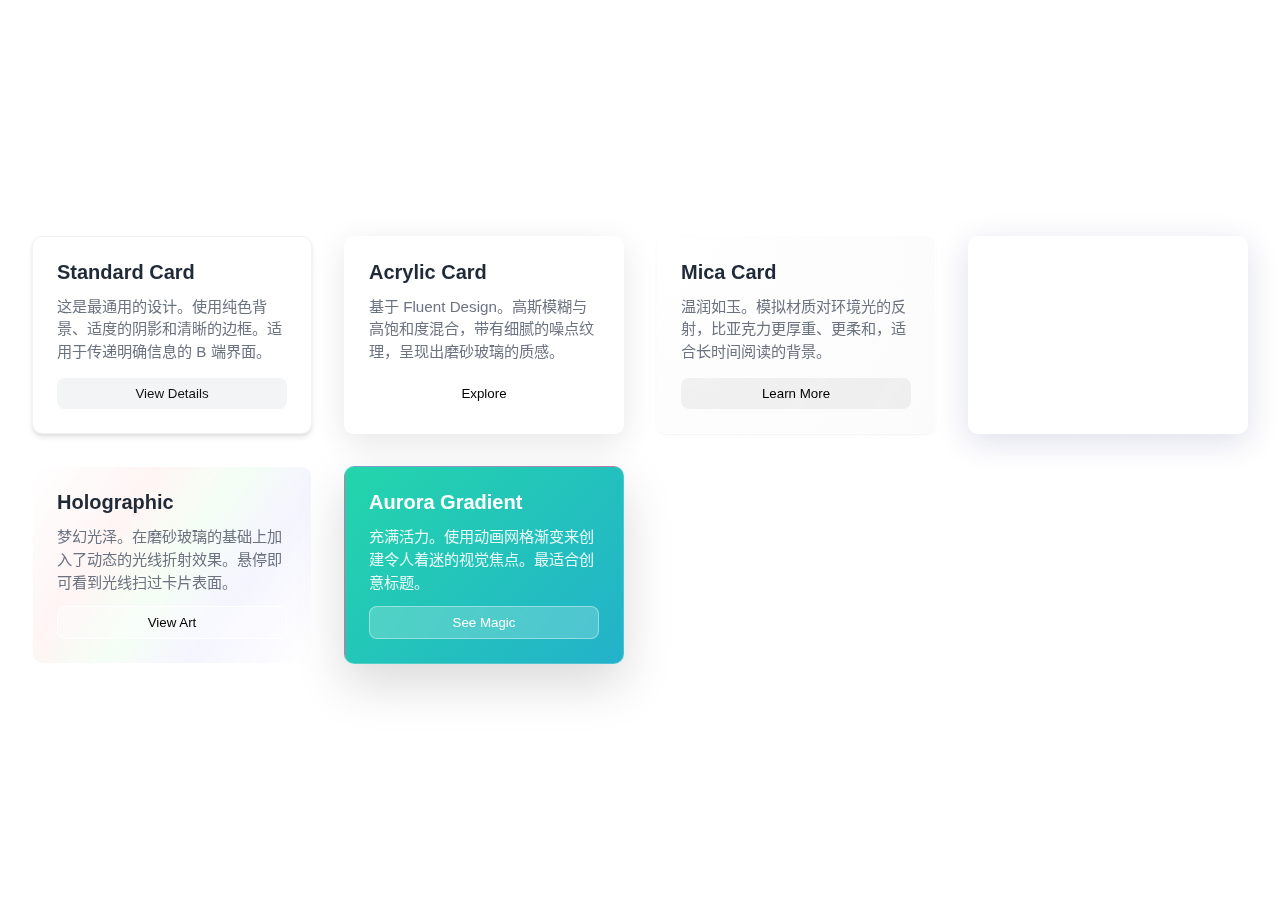
<file: card.html>
<!DOCTYPE html>
<html lang="zh-CN">
<head>
    <meta charset="UTF-8">
    <meta name="viewport" content="width=device-width, initial-scale=1.0">
    <title>Advanced Card Systems</title>
    <link rel="stylesheet" href="css/card.css">
    <style>
        /* 基础重置 */
        body {
            margin: 0;
            min-height: 100vh;
            display: flex;
            justify-content: center;
            align-items: center;
            font-family: 'Inter', -apple-system, BlinkMacSystemFont, "Segoe UI", Roboto, sans-serif;
            
            /* 动态背景，用于测试透明度 */
            background: 
                radial-gradient(at 0% 0%, hsla(340, 100%, 85%, 1) 0, transparent 50%),   /* 粉色 */
                radial-gradient(at 50% 0%, hsla(40, 100%, 85%, 1) 0, transparent 50%),   /* 杏橙 */
                radial-gradient(at 100% 0%, hsla(60, 100%, 85%, 1) 0, transparent 50%),  /* 柠檬黄 */
                radial-gradient(at 0% 100%, hsla(160, 100%, 85%, 1) 0, transparent 50%), /* 薄荷绿 */
                radial-gradient(at 50% 100%, hsla(200, 100%, 85%, 1) 0, transparent 50%),/* 天空蓝 */
                radial-gradient(at 100% 100%, hsla(260, 100%, 85%, 1) 0, transparent 50%);/* 薰衣草紫 */
            background-color: #fffaf8;
            background: url('C:/Users/zero-/OneDrive/%E5%9B%BE%E7%89%87/Wallpapers/pexels-lisa-fotios-1048273.jpg');
            background-size: 200% 200%;
            animation: gradientMove 15s ease infinite;
        }

        @keyframes gradientMove {
            0% { background-position: 0% 50%; }
            50% { background-position: 100% 50%; }
            100% { background-position: 0% 50%; }
        }

        .container {
            display: grid;
            grid-template-columns: repeat(auto-fit, minmax(280px, 1fr));
            gap: 32px;
            padding: 40px;
            width: 100%;
            max-width: 1400px;
        }
    </style>
</head>
<body>

<div class="container">
    <!-- 1. 标准卡片 -->
    <div class="card card-standard">
        <h3>Standard Card</h3>
        <p>这是最通用的设计。使用纯色背景、适度的阴影和清晰的边框。适用于传递明确信息的 B 端界面。</p>
        <button>View Details</button>
    </div>

    <!-- 2. 亚克力卡片 -->
    <div class="card card-acrylic">
        <h3>Acrylic Card</h3>
        <p>基于 Fluent Design。高斯模糊与高饱和度混合，带有细腻的噪点纹理，呈现出磨砂玻璃的质感。</p>
        <button style="background: rgba(255,255,255,0.5)">Explore</button>
    </div>

    <!-- 3. 云母卡片 -->
    <div class="card card-mica">
        <h3>Mica Card</h3>
        <p>温润如玉。模拟材质对环境光的反射，比亚克力更厚重、更柔和，适合长时间阅读的背景。</p>
        <button style="background: rgba(0,0,0,0.05)">Learn More</button>
    </div>

    <!-- 4. 烟雾卡片 -->
    <div class="card card-smoke">
        <h3>Smoke Card</h3>
        <p>空灵、神秘。利用内阴影和半透明渐变制造出烟雾缭绕的体积感，适合展示艺术性内容。</p>
        <button>Discover</button>
    </div>

    <!-- 5. 全息玻璃卡片 -->
    <div class="card card-holographic">
        <h3>Holographic</h3>
        <p>梦幻光泽。在磨砂玻璃的基础上加入了动态的光线折射效果。悬停即可看到光线扫过卡片表面。</p>
        <button style="background: rgba(255,255,255,0.3); border:1px solid white;">View Art</button>
    </div>

    <!-- 6. 极光风格卡片 -->
    <div class="card card-aurora">
        <h3>Aurora Gradient</h3>
        <p>充满活力。使用动画网格渐变来创建令人着迷的视觉焦点。最适合创意标题。</p>
        <button>See Magic</button>
    </div>
</div>

</body>
</html>
</file>
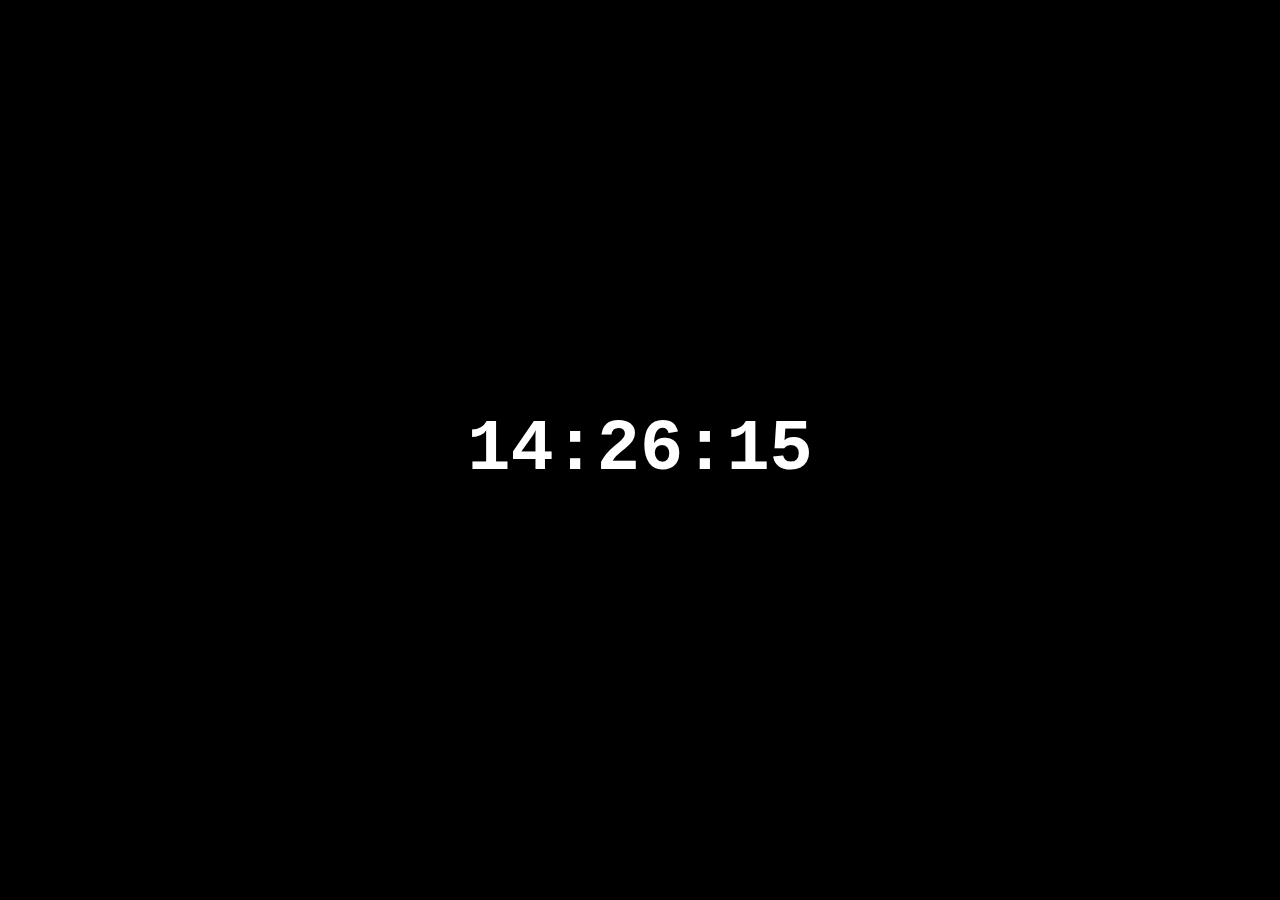
<file: clock.html>
<!DOCTYPE html>
<html>
<head>
    <meta charset="UTF-8">
    <meta name="viewport" content="width=device-width, initial-scale=1.0">
    <link rel="icon" href="data:," />
    <title>全屏时钟</title>
    <style>
        body {
            margin: 0;
            padding: 0;
            background-color: #000;
            display: flex;
            justify-content: center;
            align-items: center;
            height: 100vh;
            font-family: "Courier New", monospace;
        }

        .clock-date {
            font-size: 4.5em;
            font-weight: bold;
            color: #fff;
            text-align: center;
            transition: color 1s ease;
        }

        /* 动画：彩虹渐变颜色 */
        @keyframes rainbow {
            0% { color: #ff0000; } /* 红色 */
            17% { color: #ff7f00; } /* 橙色 */
            34% { color: #ffff00; } /* 黄色 */
            51% { color: #00ff00; } /* 绿色 */
            68% { color: #0000ff; } /* 蓝色 */
            85% { color: #4b0082; } /* 靛蓝色 */
            100% { color: #9400d3; } /* 紫色 */
        }

        .rainbow-animation {
            animation: rainbow 5s linear infinite;
        }
    </style>
</head>
<body>
    <div class="clock-date" id="clockDate">
        <div class="clock" id="clock"></div>
        <!--<div class="date" id="date"></div>-->
    </div>

    <script>
        let isRainbow = false;

        // 切换背景颜色
        function toggleBackgroundColor() {
            const body = document.body;
            if (isRainbow) {
                body.style.backgroundColor = '#000'; // 切换回黑色背景
            } else {
                const colors = ['#fff', '#000', 'linear-gradient(to right, #ff0000, #ff7f00, #ffff00, #00ff00, #0000ff, #4b0082, #9400d3)'];
                const currentIndex = colors.indexOf(body.style.backgroundColor);
                const nextIndex = (currentIndex + 1) % colors.length;
                body.style.backgroundColor = colors[nextIndex];
            }
            isRainbow = !isRainbow;
        }

        // 切换彩虹渐变效果
        function toggleRainbow() {
            const clockDate = document.getElementById('clockDate');
            clockDate.classList.toggle('rainbow-animation');
            isRainbow = !isRainbow;
        }

        function updateTime() {
            const now = new Date();
            const hours = String(now.getHours()).padStart(2, '0');
            const minutes = String(now.getMinutes()).padStart(2, '0');
            const seconds = String(now.getSeconds()).padStart(2, '0');
            const timeString = `${hours}:${minutes}:${seconds}`;
            document.getElementById('clock').textContent = timeString;

            /*const year = now.getFullYear();
            const month = String(now.getMonth() + 1).padStart(2, '0');
            const day = String(now.getDate()).padStart(2, '0');
            const dateString = `${year}-${month}-${day}`;
            document.getElementById('date').textContent = dateString;*/

            document.title = timeString;
        }

        // 添加点击事件处理程序，切换背景颜色和彩虹渐变效果
        document.body.addEventListener('click', toggleBackgroundColor);
        document.getElementById('clockDate').addEventListener('click', toggleRainbow);

        // 每秒更新时间
        setInterval(updateTime, 1000);

        // 初始更新时间
        updateTime();
    </script>
</body>
</html>
</file>
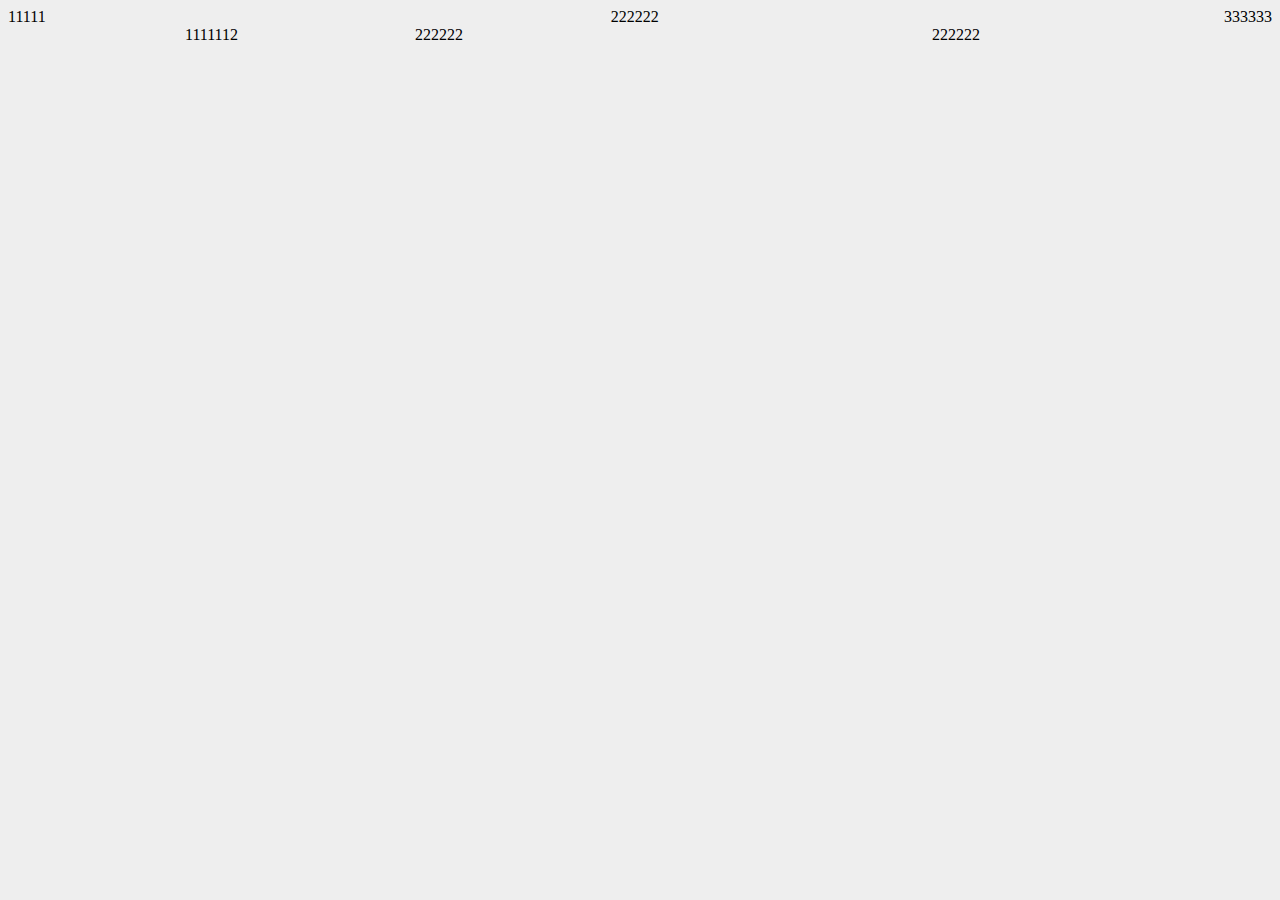
<file: test.html>
<!DOCTYPE html>
<html lang="en">
<head>
  <meta charset="UTF-8">
  <meta name="viewport" content="width=device-width, initial-scale=1.0">
<link href="https://cdn.staticfile.org/twitter-bootstrap/5.0.0/css/bootstrap.min.css" rel="stylesheet">
 <link href="https://i.iapp.run/css/bootstrap.ext.css" rel="stylesheet"> 

  <title>Bootstrap Card Example</title>
</head>
<body style="background: #eee;">

<div class="container">
<div class="my-3 card glass-box rounded-6 shadow-sm">

<div class="card-header p-3" style="">
<div style="display: flex; align-items: center; justify-content: space-between;">

<div>
11111
</div>
<div>
222222
</div>
<div>
333333
</div>

</div>
</div>

<div class="card-body p-3" style="">
<div style="display: flex; align-items: center; justify-content: space-between;">

<div style="display: flex; align-items: center; justify-content: space-evenly; flex: 1">
<div>
1111112
</div>
<div>
222222
</div>
</div>
<div style="display: flex; align-items: right; justify-content: space-evenly; flex: 1">
222222
</div>


</div>
</div>


</div>
</div>

</body>
</html>
</file>
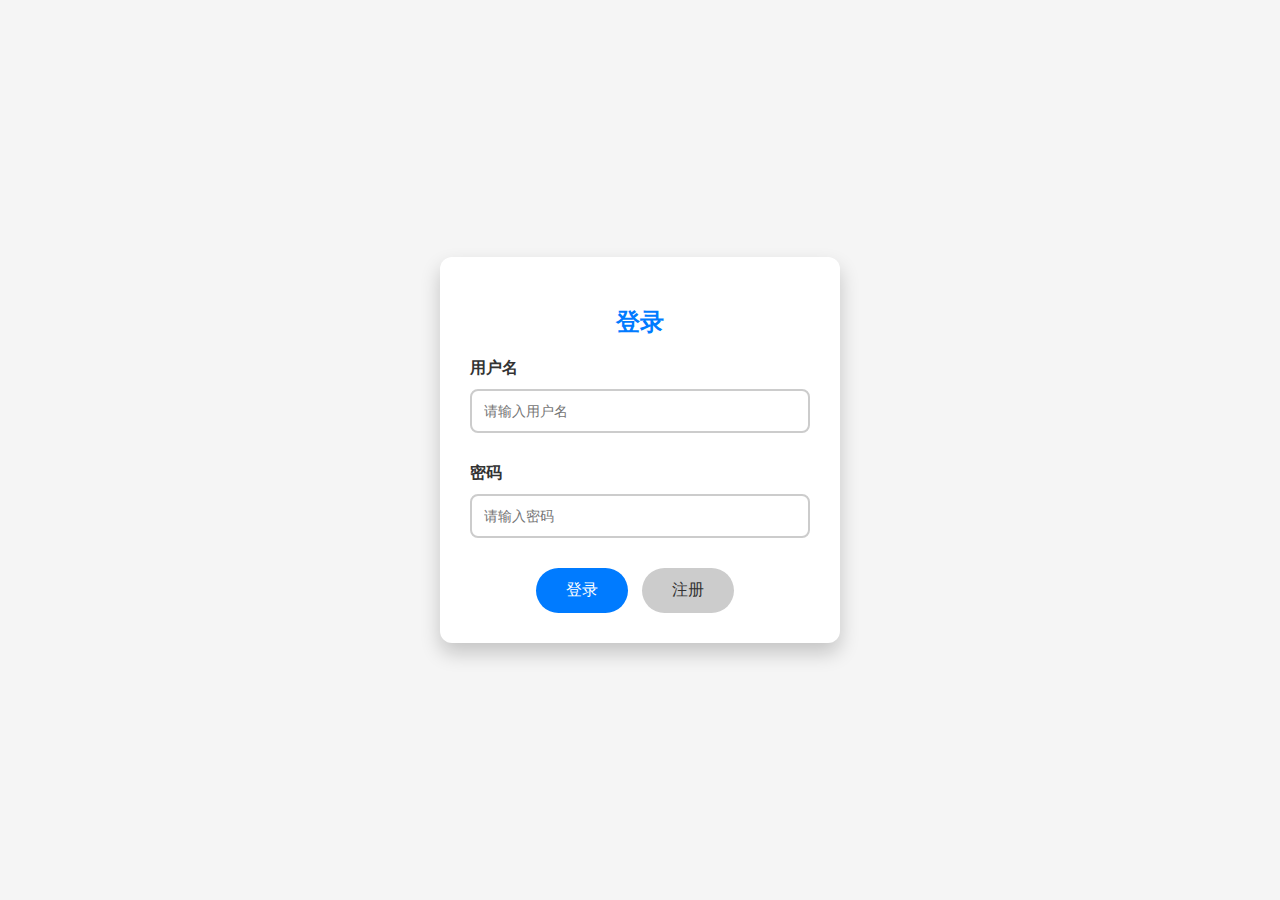
<file: templates/login.html>
<!DOCTYPE html>
<html lang="en">
<head>
<meta charset="UTF-8">
<meta name="viewport" content="width=device-width, initial-scale=1.0">
<style>
  body {
    font-family: 'Segoe UI', Tahoma, Geneva, Verdana, sans-serif;
    background-color: #f5f5f5;
    margin: 0;
    padding: 0;
    display: flex;
    align-items: center;
    justify-content: center;
    min-height: 100vh;
  }

  .container {
    width: 100%;
    max-width: 400px;
    background-color: #fff;
    border-radius: 12px;
    box-shadow: 0 10px 20px rgba(0, 0, 0, 0.2);
    padding: 30px;
    text-align: center;
    box-sizing: border-box;
  }

  h2 {
    color: #007bff;
    font-size: 24px;
    margin-bottom: 20px;
  }

  .input-group {
    margin-bottom: 30px;
    text-align: left;
  }

  label {
    display: block;
    font-weight: bold;
    margin-bottom: 10px;
    color: #333;
  }

  input[type="text"],
  input[type="password"] {
    width: 100%;
    padding: 12px;
    border: 2px solid #ccc;
    border-radius: 8px;
    font-size: 14px;
    transition: border-color 0.3s ease-in-out;
    box-sizing: border-box;
  }

  input[type="text"]:focus,
  input[type="password"]:focus {
    border-color: #007bff;
    outline: none;
  }

  .btn {
    display: inline-block;
    padding: 12px 30px;
    background-color: #007bff;
    color: #fff;
    border: none;
    border-radius: 25px;
    font-size: 16px;
    cursor: pointer;
    transition: background-color 0.3s ease-in-out;
    margin-right: 10px;
  }

  .btn.secondary {
    background-color: #ccc;
    color: #333;
  }

  .btn.secondary:hover {
    background-color: #999;
  }
</style>
<title>登录</title>
</head>
<body>
  <div class="container">
    <h2>登录</h2>
    <div class="input-group">
      <label for="username">用户名</label>
      <input type="text" id="username" placeholder="请输入用户名">
    </div>
    <div class="input-group">
      <label for="password">密码</label>
      <input type="password" id="password" placeholder="请输入密码">
    </div>
    <button class="btn">登录</button>
    <button class="btn secondary" id="register-btn">注册</button>
  </div>
</body>
</html>
</file>
<file: css/card.css>
/* =========================================
    1. 全局变量定义 (Design Tokens)
    ========================================= */
:root {
    /* 尺寸 & 间距 */
    --card-padding: 24px;
    --card-radius: 10px; /* 16 ^/
    --transition-speed: 0.4s;
    
    /* 字体颜色 */
    --text-primary: #1f2937;
    --text-secondary: #6b7280;
    
    /* 标准卡片变量 */
    --std-bg: #ffffff;
    --std-shadow: 0 4px 6px -1px rgba(0, 0, 0, 0.1), 0 2px 4px -1px rgba(0, 0, 0, 0.06);
    --std-border: 1px solid rgba(0,0,0,0.05);

    /* 亚克力变量 */
    --acr-bg: rgba(255, 255, 255, 0.65);
    --acr-blur: blur(20px) saturate(180%);
    --acr-border: 1px solid rgba(255, 255, 255, 0.4);
    
    /* 云母变量 */
    --mica-bg: radial-gradient(circle at top left, rgba(255,255,255,0.8), rgba(245,245,245,0.4));
    --mica-blur: blur(40px);
    --mica-shadow: 0 1px 2px rgba(0,0,0,0.05);
    
    /* 烟雾变量 */
    --smk-bg: linear-gradient(145deg, rgba(255,255,255,0.1) 0%, rgba(255,255,255,0.02) 100%);
    --smk-shadow: 
        0 8px 32px 0 rgba(31, 38, 135, 0.15),
        inset 0 0 30px rgba(255,255,255,0.2);

    /* 5. 全息变量 */
    --holo-bg: linear-gradient(135deg, rgba(255,255,255,0.4) 0%, rgba(255,255,255,0.1) 100%);
    --holo-border: 1px solid rgba(255,255,255,0.5);
    --holo-sheen: linear-gradient(115deg, transparent 40%, rgba(255, 255, 255, 0.4) 45%, rgba(255, 255, 255, 0.2) 50%, transparent 55%);


    /* 6. 极光弥散 */
    --aurora-bg: linear-gradient(-45deg, #ee7752, #e73c7e, #23a6d5, #23d5ab);

}

/* =========================================
    2. 卡片基类 (Base Component)
    ========================================= */
.card {
    position: relative;
    padding: var(--card-padding);
    border-radius: var(--card-radius);
    color: var(--text-primary);
    transition: all var(--transition-speed) cubic-bezier(0.25, 0.8, 0.25, 1);
    overflow: hidden;
    display: flex;
    flex-direction: column;
    gap: 12px;
}

.card h3 { margin: 0; font-size: 1.25rem; font-weight: 600; }
.card p { margin: 0; font-size: 0.95rem; line-height: 1.5; color: var(--text-secondary); }
.card button {
    margin-top: auto;
    padding: 8px 16px;
    border: none;
    border-radius: 8px;
    cursor: pointer;
    font-weight: 500;
    transition: 0.2s;
}

/* =========================================
    3. 风格变体 (Variants)
    ========================================= */

/* --- 风格 A: 标准 (Standard) --- 
    适用：B端后台、数据展示、电商卡片
*/
.card-standard {
    background: var(--std-bg);
    box-shadow: var(--std-shadow);
    border: var(--std-border);
}
.card-standard:hover {
    transform: translateY(-4px);
    box-shadow: 0 10px 15px -3px rgba(0, 0, 0, 0.1), 0 4px 6px -2px rgba(0, 0, 0, 0.05);
}
.card-standard button { background: #f3f4f6; color: #111; }
.card-standard button:hover { background: #e5e7eb; }


/* --- 风格 B: 亚克力 (Acrylic) --- 
    适用：macOS/iOS风格应用、浮层、模态框
    核心：高饱和度的背景模糊 + 白边高光
*/
.card-acrylic {
    background: var(--acr-bg);
    backdrop-filter: var(--acr-blur);
    -webkit-backdrop-filter: var(--acr-blur); /* Safari 支持 */
    border: var(--acr-border);
    box-shadow: 0 8px 32px 0 rgba(0, 0, 0, 0.1);
}
/* 模拟噪点 (可选，增加质感) */
.card-acrylic::before {
    content: "";
    position: absolute;
    inset: 0;
    background: url("data:image/svg+xml,%3Csvg viewBox='0 0 200 200' xmlns='http://www.w3.org/2000/svg'%3E%3Cfilter id='noiseFilter'%3E%3CfeTurbulence type='fractalNoise' baseFrequency='0.65' numOctaves='3' stitchTiles='stitch'/%3E%3C/filter%3E%3Crect width='100%25' height='100%25' filter='url(%23noiseFilter)' opacity='0.05'/%3E%3C/svg%3E");
    opacity: 0.4;
    pointer-events: none;
    mix-blend-mode: overlay;
}
.card-acrylic:hover {
    background: rgba(255, 255, 255, 0.75);
    box-shadow: 0 8px 32px 0 rgba(0, 0, 0, 0.15);
    border-color: rgba(255,255,255,0.8);
}


/* --- 风格 C: 云母 (Mica) --- 
    适用：Win11 风格、沉浸式背景、底层面板
    核心：微妙的渐变模拟光照 + 极柔和的模糊
*/
.card-mica {
    background: var(--mica-bg);
    backdrop-filter: var(--mica-blur);
    -webkit-backdrop-filter: var(--mica-blur);
    border: 1px solid rgba(255,255,255,0.2);
    box-shadow: var(--mica-shadow);
}
.card-mica:hover {
    background: radial-gradient(circle at top left, rgba(255,255,255,0.9), rgba(250,250,250,0.6));
}


/* --- 风格 D: 烟雾 (Smoke) --- 
    适用：Web3、游戏、创意作品集
    核心：内发光 (Inset Shadow) + 极高的模糊边缘 + 幽灵般的渐变
*/
.card-smoke {
    background: var(--smk-bg);
    box-shadow: var(--smk-shadow);
    border: 1px solid rgba(255, 255, 255, 0.1);
    backdrop-filter: blur(4px); /* 轻微模糊保留背景轮廓 */
    color: #fff; /* 烟雾通常在深色背景，强制白字 */
}
.card-smoke p { color: rgba(255,255,255,0.7); }

/* 烟雾流光动画效果 */
.card-smoke::after {
    content: '';
    position: absolute;
    top: -50%; left: -50%;
    width: 200%; height: 200%;
    background: radial-gradient(circle, rgba(255,255,255,0.1) 0%, transparent 60%);
    opacity: 0;
    transform: scale(0.5);
    transition: opacity 0.6s, transform 0.6s;
    pointer-events: none;
}
.card-smoke:hover {
    box-shadow: 
        0 15px 40px 0 rgba(31, 38, 135, 0.4),
        inset 0 0 50px rgba(255,255,255,0.3);
    border-color: rgba(255, 255, 255, 0.3);
}
.card-smoke:hover::after {
    opacity: 1;
    transform: scale(1);
}
.card-smoke button {
    background: rgba(255,255,255,0.1);
    color: white;
    border: 1px solid rgba(255,255,255,0.2);
}
.card-smoke button:hover {
    background: rgba(255,255,255,0.2);
    box-shadow: 0 0 10px rgba(255,255,255,0.2);
}


/* --- 风格 E: 全息玻璃 (Holographic) --- 
适用：NFT展示、时尚、梦幻主题
核心：覆盖层混合模式 + 移动的光泽动画
*/
.card-holographic {
    background: var(--holo-bg);
    border: var(--holo-border);
    backdrop-filter: blur(10px);
    overflow: hidden; /* 限制光泽溢出 */
}
/* 模拟彩虹反光 */
.card-holographic::before {
    content: "";
    position: absolute;
    inset: 0;
    background: linear-gradient(
        125deg, 
        transparent 0%, 
        rgba(255,0,0,0.05) 30%, 
        rgba(0,255,0,0.05) 50%, 
        rgba(0,0,255,0.05) 70%, 
        transparent 100%
    );
    z-index: -1;
    opacity: 0.8;
}
/* 扫光动画层 */
.card-holographic::after {
    content: "";
    position: absolute;
    top: 0; left: -100%;
    width: 50%; height: 100%;
    background: linear-gradient(to right, transparent, rgba(255,255,255,0.4), transparent);
    transform: skewX(-25deg);
    transition: 0.5s;
    pointer-events: none;
}
.card-holographic:hover::after {
    left: 150%;
    transition: 1s ease-in-out;
}
.card-holographic:hover {
    box-shadow: 0 10px 40px rgba(255, 255, 255, 0.4);
    border-color: rgba(255,255,255,0.9);
}


/* --- 风格 F: 极光弥散 (Aurora) --- 
适用：着陆页头图、创意展示、时尚
核心：流动的渐变背景 + 磨砂前景 (可选) + 白色文字
*/
.card-aurora {
    background: var(--aurora-bg);
    background-size: 400% 400%; /* 放大背景以实现流动 */
    animation: auroraMove 10s ease infinite; /* 背景流动动画 */
    color: white;
    border: 1px solid rgba(255,255,255,0.2);
    box-shadow: 0 20px 50px rgba(0,0,0,0.15);
}
/* 定义流动动画 */
@keyframes auroraMove {
    0% { background-position: 0% 50%; }
    50% { background-position: 100% 50%; }
    100% { background-position: 0% 50%; }
}
.card-aurora p {
    color: rgba(255,255,255,0.9);
    font-weight: 500;
}
.card-aurora button {
    background: rgba(255,255,255,0.2);
    backdrop-filter: blur(10px);
    border: 1px solid rgba(255,255,255,0.4);
    color: white;
}
.card-aurora button:hover {
    background: white;
    color: #e73c7e;
}
</file>
